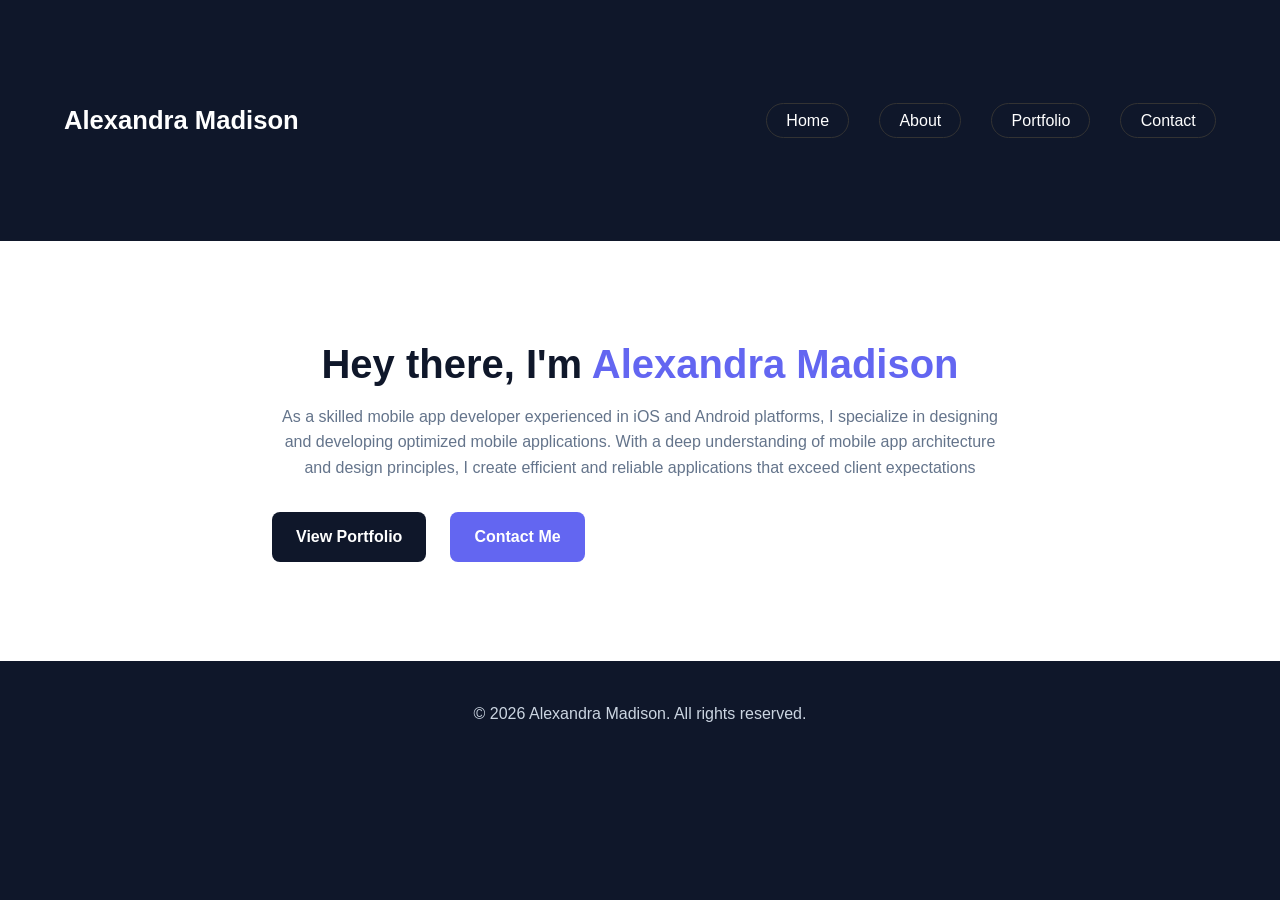
<file: index.html>
<!DOCTYPE html>
<html lang="en">
<head>
    <meta charset="UTF-8">
    <meta name="viewport" content="width=device-width, initial-scale=1.0">
    <title>Portfolio | Home</title>
    <link rel="stylesheet" href="css/style.css">
</head>
<body>
  <div class="grid-container">
  <header>
    <nav class="navbar">
       <a href="index.html" class="logo">Alexandra Madison</a>
          <input type="checkbox" id="menu-toggle" class="menu-toggle-input">
            <label for="menu-toggle" class="menu-toggle" aria-label="Toggle navigation menu">
              <span></span>
              <span></span>
              <span></span>
            </label>
        <ul class="nav-links">
            <li>
              <a href="index.html">Home</a>
            </li>
            <li>
              <a href="about.html">About</a>
            </li>
            <li>
              <a href="portfolio.html">Portfolio</a>
            </li>
            <li>
              <a href="contact.html">Contact</a>
            </li>
        </ul>
    </nav>
  </header>
  <main>
    <section class="hero">
      <h1>Hey there, I'm <span class="highlight">Alexandra Madison</span></h1>
      <p>As a skilled mobile app developer experienced in iOS and Android platforms, I specialize in designing and developing optimized mobile applications. 
        With a deep understanding of mobile app architecture and design principles, I create efficient and reliable applications that exceed client expectations</p>
        <div class="hero-btn">
         <a href="portfolio.html" class="btn primary-btn">View Portfolio</a>
         <a href="contact.html" class="btn secondary-btn">Contact Me</a>
        </div>
    </section>
  </main>

  <footer>
     <p>&copy; 2026 Alexandra Madison. All rights reserved.</p>
  </footer>

  <script src="js/main.js"></script>
  </div>
</body>
</html>
</file>
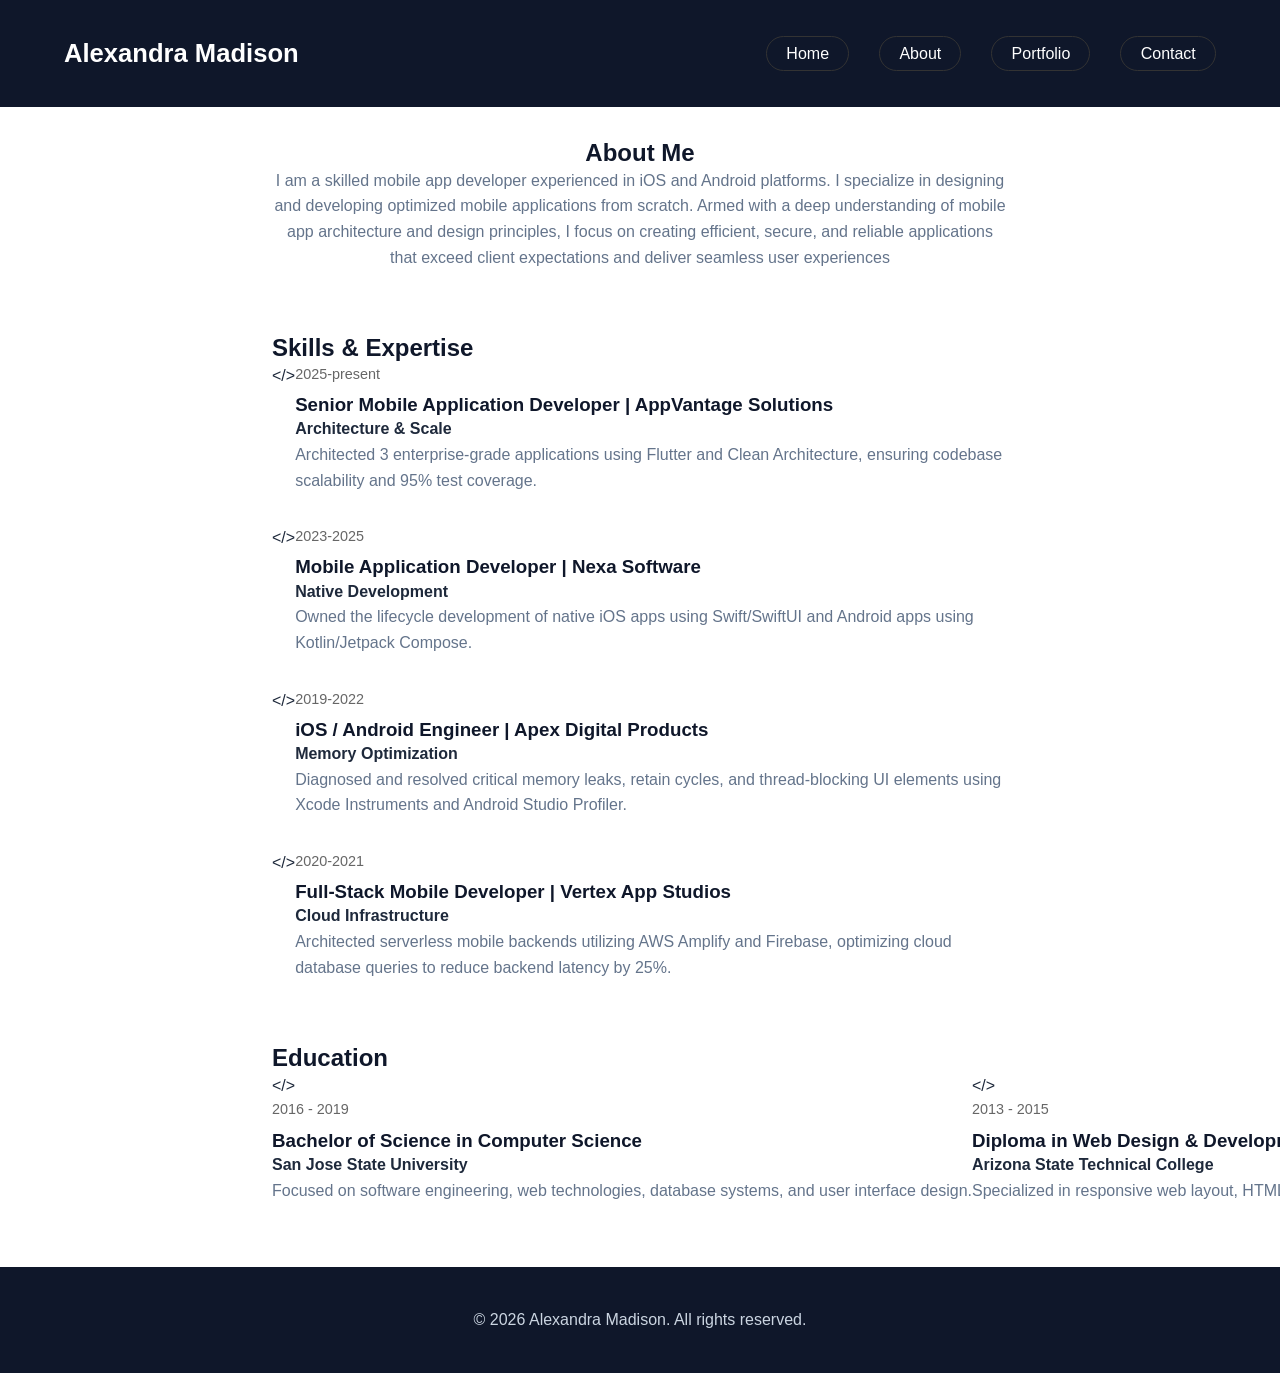
<file: about.html>
<!DOCTYPE html>
<html lang="en">
<head>
    <meta charset="UTF-8">
    <meta name="viewport" content="width=device-width, initial-scale=1.0">
    <title>Portfolio | About </title>
    <link rel="stylesheet" href="css/style.css">
</head>
<body>
<div class="grid-container">
  <!--Navigaiton Bar-->
    <header>
        <nav class="navbar">
          <div class="logo">
            <a href="index.html">Alexandra Madison</a>
          </div>
          <input type="checkbox" id="menu-toggle" class="menu-toggle-input">
            <label for="menu-toggle" class="menu-toggle" aria-label="Toggle navigation menu">
              <span></span>
              <span></span>
              <span></span>
            </label>

          <ul class="nav-links">
            <li><a href="index.html">Home</a></li>
            <li><a href="about.html" class="active">About</a></li>
            <li><a href="portfolio.html">Portfolio</a></li>
            <li><a href="contact.html">Contact</a></li>
          </ul>
        </nav>
    </header>

    <main>
        <section class ="about-bio">
          <h1>About Me</h1>
          <p>I am a skilled mobile app developer experienced in iOS and Android platforms.
           I specialize in designing and developing optimized mobile applications from scratch.
           Armed with a deep understanding of mobile app architecture and design principles, I focus on creating efficient, secure, and reliable applications that exceed client expectations and deliver seamless user experiences</p>  
        </section>

      <!--Skills Section-->
      <section class="skills-expertise-section">
        
         <h2>Skills & Expertise</h2>
         
         <div class="timeline">
         <div class="timeline-item">&lt;/&gt;</div>
         <div class="timeline-content">
           <span class ="timeline-date"> 2025-present</span>
           <h3>Senior Mobile Application Developer | AppVantage Solutions</h3>
           <h4>Architecture & Scale</h4>
           <p>Architected 3 enterprise-grade applications using Flutter and Clean Architecture, ensuring codebase scalability and 95% test coverage.</p>
          </div>
         </div>

         <div class="timeline">
         <div class="timeline-item">&lt;/&gt;</div>
         <div class="timeline-content">
           <span class ="timeline-date"> 2023-2025</span>
           <h3>Mobile Application Developer | Nexa Software</h3>
           <h4>Native Development</h4>
           <p>Owned the lifecycle development of native iOS apps using Swift/SwiftUI and Android apps using Kotlin/Jetpack Compose.</p>
          </div>
         </div>

         <div class="timeline">
         <div class="timeline-item">&lt;/&gt;</div>
         <div class="timeline-content">
           <span class ="timeline-date"> 2019-2022</span>
           <h3>iOS / Android Engineer | Apex Digital Products</h3>
           <h4>Memory Optimization</h4>
           <p>Diagnosed and resolved critical memory leaks, retain cycles, and thread-blocking UI elements using Xcode Instruments and Android Studio Profiler.</p>
          </div>
         </div>

          <div class="timeline">
         <div class="timeline-item">&lt;/&gt;</div>
         <div class="timeline-content">
           <span class ="timeline-date"> 2020-2021</span>
           <h3>Full-Stack Mobile Developer | Vertex App Studios</h3>
           <h4>Cloud Infrastructure</h4>
           <p>Architected serverless mobile backends utilizing AWS Amplify and Firebase, optimizing cloud database queries to reduce backend latency by 25%.</p>
          </div>
         </div>

        </section>

        <section class="education-section">
    <h2>Education</h2>
    
    <div class="timeline">
        <div class="timeline-item">
            <div class="timeline-icon">&lt;/&gt;</div>
            <div class="timeline-content">
                <span class="timeline-date">2016 - 2019</span>
                <h3>Bachelor of Science in Computer Science</h3>
                <h4>San Jose State University</h4>
                <p>Focused on software engineering, web technologies, database systems, and user interface design.</p>
            </div>
        </div>

        <div class="timeline-item">
            <div class="timeline-icon">&lt;/&gt;</div>
            <div class="timeline-content">
                <span class="timeline-date">2013 - 2015</span>
                <h3>Diploma in Web Design & Development</h3>
                <h4>Arizona State Technical College</h4>
                <p>Specialized in responsive web layout, HTML5/CSS3 standards, and modern frontend frameworks.</p>
            </div>
        </div>
    </div>
</section>
    </main>
  <footer>
    <p>&copy; 2026 Alexandra Madison. All rights reserved.</p>
  </footer>
 
  <script src="js/main.js"></script>
</div>
</body>
</html>
</file>
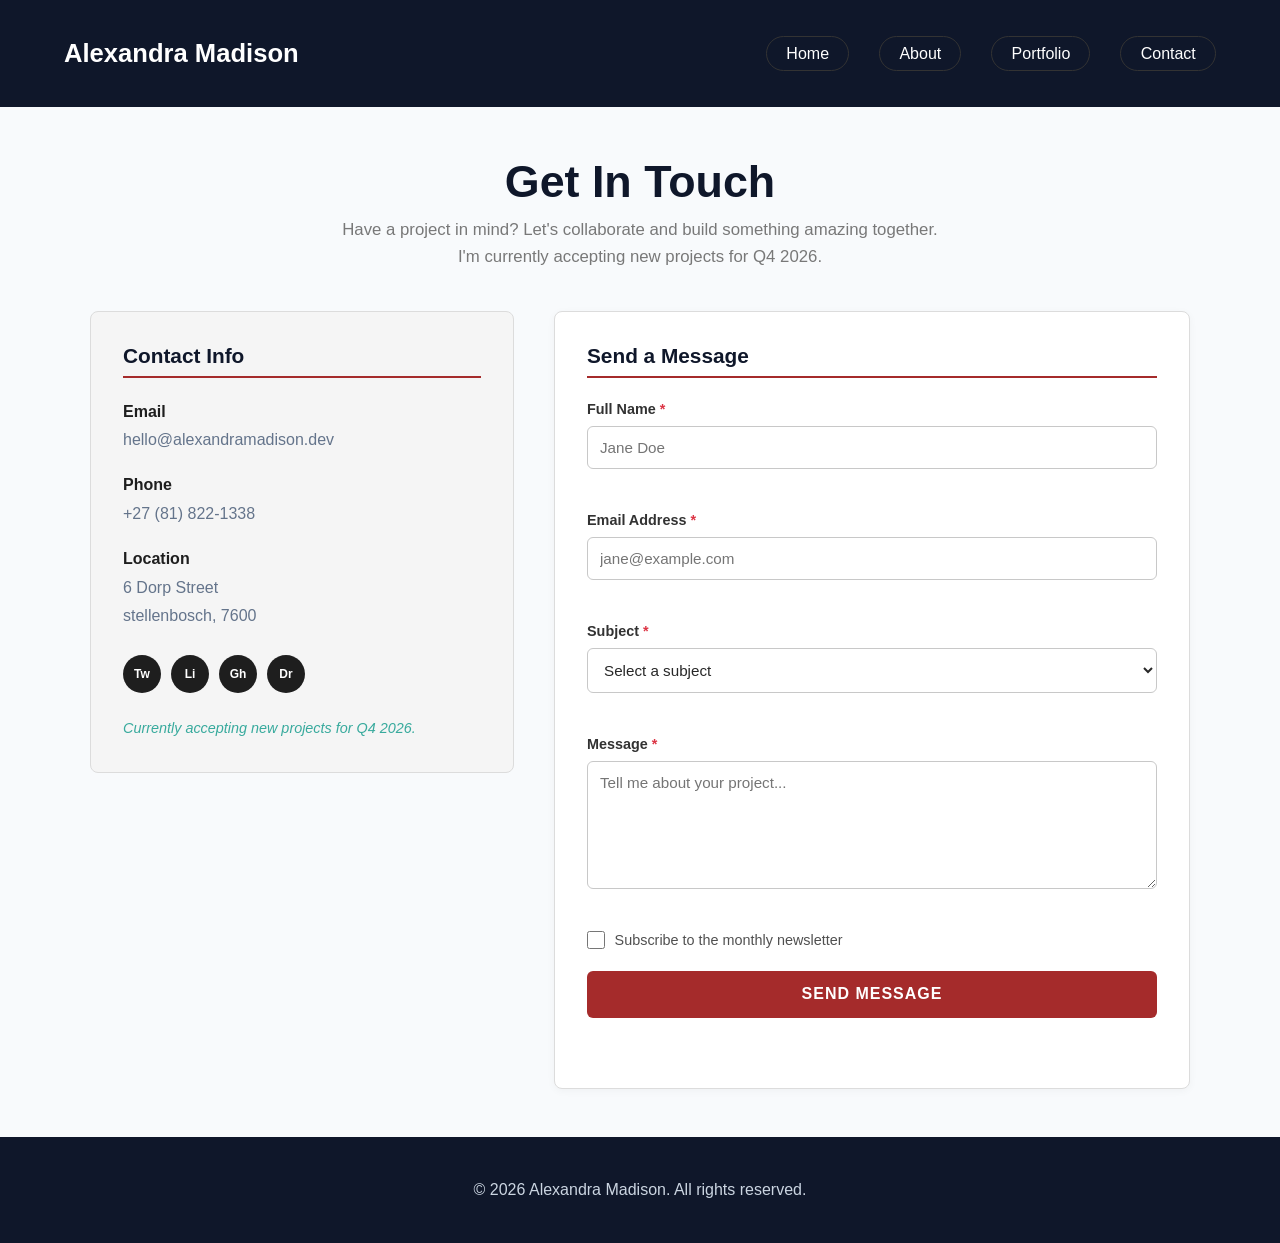
<file: Contact P.html>
<!DOCTYPE html>
<html lang="en">
<head>
    <meta charset="UTF-8">
    <meta name="viewport" content="width=device-width, initial-scale=1.0">
    <title>Portfolio | Contact</title>
    <link rel="stylesheet" href="css/style.css">
    
    <style>
      /* ---------- Contact Page Layout ---------- */
      .contact-hero {
        text-align: center;
        padding: 3rem 1rem 1.5rem;
      }
      .contact-hero h1 {
        font-size: clamp(1.8rem, 4vw, 2.8rem);
        margin-bottom: 0.5rem;
      }
      .contact-hero p {
        color: rgb(120, 120, 120);
        font-size: 1.05rem;
        max-width: 600px;
        margin: 0 auto;
      }

      .contact-section {
        padding: 1rem 2rem 3rem;
      }

      .contact-container {
        display: grid;
        grid-template-columns: 1fr 1.5fr;
        gap: 2.5rem;
        max-width: 1100px;
        margin: 0 auto;
        align-items: start;
      }

      /* Contact Info Card */
      .contact-info {
        background: rgb(245, 245, 245);
        border-radius: 8px;
        padding: 2rem;
        border: 1px solid rgb(220, 220, 220);
      }
      .contact-info h2 {
        font-size: 1.3rem;
        margin-bottom: 1.2rem;
        padding-bottom: 0.5rem;
        border-bottom: 2px solid rgb(165, 43, 43);
      }
      .contact-info address {
        font-style: normal;
        line-height: 1.8;
        color: rgb(60, 60, 60);
      }
      .contact-info address p {
        margin-bottom: 1rem;
      }
      .contact-info strong {
        color: rgb(30, 30, 30);
      }
      .social-links {
        display: flex;
        gap: 10px;
        margin-top: 1.5rem;
      }
      .social-links a {
        display: inline-flex;
        align-items: center;
        justify-content: center;
        width: 38px;
        height: 38px;
        background: rgb(30, 30, 30);
        color: #fff;
        text-decoration: none;
        border-radius: 50%;
        font-size: 0.75rem;
        font-weight: bold;
        transition: background 0.3s ease, transform 0.2s ease;
      }
      .social-links a:hover {
        background: rgb(165, 43, 43);
        transform: scale(1.1);
      }
      .availability {
        margin-top: 1.5rem;
        font-size: 0.9rem;
        color: rgb(56, 170, 157);
        font-style: italic;
      }

      /* Contact Form */
      .contact-form-wrapper {
        background: #fff;
        border-radius: 8px;
        padding: 2rem;
        border: 1px solid rgb(220, 220, 220);
        box-shadow: 0 2px 8px rgba(0,0,0,0.04);
      }
      .contact-form-wrapper h2 {
        font-size: 1.3rem;
        margin-bottom: 1.2rem;
        padding-bottom: 0.5rem;
        border-bottom: 2px solid rgb(165, 43, 43);
      }

      .form-group {
        margin-bottom: 1.2rem;
        display: flex;
        flex-direction: column;
      }
      .form-group label {
        font-size: 0.9rem;
        margin-bottom: 0.35rem;
        color: rgb(50, 50, 50);
        font-weight: 600;
      }
      .form-group label span {
        color: rgb(220, 53, 69);
      }
      .form-group input[type="text"],
      .form-group input[type="email"],
      .form-group select,
      .form-group textarea {
        padding: 0.75rem;
        background: #fff;
        border: 1px solid rgb(200, 200, 200);
        border-radius: 6px;
        color: rgb(40, 40, 40);
        font-family: inherit;
        font-size: 0.95rem;
        transition: border-color 0.3s ease, box-shadow 0.3s ease;
      }
      .form-group input:focus,
      .form-group select:focus,
      .form-group textarea:focus {
        outline: none;
        border-color: rgb(165, 43, 43);
        box-shadow: 0 0 0 3px rgba(165, 43, 43, 0.15);
      }
      .form-group textarea {
        resize: vertical;
        min-height: 120px;
      }
      .form-group select {
        cursor: pointer;
      }
      .checkbox-group {
        flex-direction: row;
        align-items: center;
        gap: 0.6rem;
      }
      .checkbox-group input[type="checkbox"] {
        width: 18px;
        height: 18px;
        accent-color: rgb(165, 43, 43);
        cursor: pointer;
      }
      .checkbox-group label {
        margin-bottom: 0;
        font-weight: 400;
        font-size: 0.9rem;
        color: rgb(80, 80, 80);
        cursor: pointer;
      }

      .submit-btn {
        width: 100%;
        padding: 0.9rem;
        background: rgb(165, 43, 43);
        color: #fff;
        border: none;
        border-radius: 6px;
        font-size: 1rem;
        font-weight: 600;
        text-transform: uppercase;
        letter-spacing: 1px;
        cursor: pointer;
        transition: background 0.3s ease, transform 0.2s ease, box-shadow 0.3s ease;
      }
      .submit-btn:hover {
        background: rgb(140, 35, 35);
        transform: translateY(-2px);
        box-shadow: 0 4px 12px rgba(165, 43, 43, 0.35);
      }
      .submit-btn:active {
        transform: translateY(0);
      }

      .error-message {
        font-size: 0.8rem;
        color: rgb(220, 53, 69);
        margin-top: 0.3rem;
        min-height: 1.2em;
        display: block;
      }
      .input-error {
        border-color: rgb(220, 53, 69) !important;
        box-shadow: 0 0 0 3px rgba(220, 53, 69, 0.2) !important;
      }
      .form-status {
        text-align: center;
        margin-top: 1rem;
        font-size: 0.95rem;
        min-height: 1.5em;
      }
      .form-status.success { color: rgb(40, 167, 69); }
      .form-status.error   { color: rgb(220, 53, 69); }

      /* ---------- Responsive ---------- */
      @media (max-width: 768px) {
        .contact-container {
          grid-template-columns: 1fr;
          gap: 1.5rem;
        }
        .contact-section {
          padding: 1rem;
        }
        .contact-info,
        .contact-form-wrapper {
          padding: 1.5rem;
        }
      }
    </style>
</head>
<body>

  <!-- Navigation -->
  <header>
    <nav class="navbar">
      <div class="logo"><a href="index.html">Alexandra Madison</a></div>
        <input type="checkbox" id="menu-toggle" class="menu-toggle-input">
          <label for="menu-toggle" class="menu-toggle" aria-label="Toggle navigation menu">
            <span></span>
            <span></span>
            <span></span>
          </label>

      <ul class="nav-links">
        <li><a href="index.html">Home</a></li>
        <li><a href="about.html">About</a></li>
        <li><a href="portfolio.html">Portfolio</a></li>
        <li><a href="Contact P.html" class="active">Contact</a></li>
      </ul>
    </nav>
  </header>

  <main>
    <!-- Hero Intro -->
    <section class="contact-hero">
      <h1>Get In Touch</h1>
      <p>Have a project in mind? Let's collaborate and build something amazing together. I'm currently accepting new projects for Q4 2026.</p>
    </section>

    <!-- Contact Content -->
    <section class="contact-section">
      <div class="contact-container">

        <!-- Contact Info -->
        <aside class="contact-info">
          <h2>Contact Info</h2>
          <address>
            <p><strong>Email</strong><br>hello@alexandramadison.dev</p>
            <p><strong>Phone</strong><br>+27 (81) 822-1338</p>
            <p><strong>Location</strong><br>6 Dorp Street<br>stellenbosch, 7600</p>
          </address>

          <div class="social-links">
            <a href="#" aria-label="Twitter">Tw</a>
            <a href="#" aria-label="LinkedIn">Li</a>
            <a href="#" aria-label="GitHub">Gh</a>
            <a href="#" aria-label="Dribbble">Dr</a>
          </div>

          <p class="availability">Currently accepting new projects for Q4 2026.</p>
        </aside>

        <!-- Contact Form -->
        <div class="contact-form-wrapper">
          <h2>Send a Message</h2>
          <form id="contactForm" action="#" method="post" novalidate>

            <div class="form-group">
              <label for="fullName">Full Name <span aria-label="required">*</span></label>
              <input type="text" id="fullName" name="fullName" placeholder="Jane Doe" required>
              <span class="error-message" id="nameError"></span>
            </div>

            <div class="form-group">
              <label for="email">Email Address <span aria-label="required">*</span></label>
              <input type="email" id="email" name="email" placeholder="jane@example.com" required>
              <span class="error-message" id="emailError"></span>
            </div>

            <div class="form-group">
              <label for="subject">Subject <span aria-label="required">*</span></label>
              <select id="subject" name="subject" required>
                <option value="" disabled selected>Select a subject</option>
                <option value="project">Project Inquiry</option>
                <option value="freelance">Freelance Opportunity</option>
                <option value="collab">Collaboration</option>
                <option value="other">Other</option>
              </select>
              <span class="error-message" id="subjectError"></span>
            </div>

            <div class="form-group">
              <label for="message">Message <span aria-label="required">*</span></label>
              <textarea id="message" name="message" rows="6" placeholder="Tell me about your project..." required></textarea>
              <span class="error-message" id="messageError"></span>
            </div>

            <div class="form-group checkbox-group">
              <input type="checkbox" id="newsletter" name="newsletter">
              <label for="newsletter">Subscribe to the monthly newsletter</label>
            </div>

            <button type="submit" class="submit-btn">Send Message</button>
            <p id="formStatus" class="form-status" role="status" aria-live="polite"></p>
          </form>
        </div>

      </div>
    </section>
  </main>

  <footer>
    <p>&copy; 2026 Alexandra Madison. All rights reserved.</p>
  </footer>

  <script src="js/main.js"></script>
  <!-- Contact Form Validation -->
  <script>
    (function() {
      const form = document.getElementById('contactForm');
      if (!form) return;

      const fields = {
        fullName: {
          el: document.getElementById('fullName'),
          err: document.getElementById('nameError'),
          validate: v => {
            if (!v.trim()) return 'Full name is required.';
            if (v.trim().length < 2) return 'Name must be at least 2 characters.';
            if (!/^[a-zA-Z\s'-]+$/.test(v.trim())) return 'Name contains invalid characters.';
            return '';
          }
        },
        email: {
          el: document.getElementById('email'),
          err: document.getElementById('emailError'),
          validate: v => {
            if (!v.trim()) return 'Email address is required.';
            if (!/^[^\s@]+@[^\s@]+\.[^\s@]+$/.test(v.trim())) return 'Please enter a valid email address.';
            return '';
          }
        },
        subject: {
          el: document.getElementById('subject'),
          err: document.getElementById('subjectError'),
          validate: v => v ? '' : 'Please select a subject.'
        },
        message: {
          el: document.getElementById('message'),
          err: document.getElementById('messageError'),
          validate: v => {
            if (!v.trim()) return 'Message is required.';
            if (v.trim().length < 10) return 'Message must be at least 10 characters.';
            if (v.trim().length > 1000) return 'Message must be under 1000 characters.';
            return '';
          }
        }
      };

      function showError(key, msg) {
        fields[key].err.textContent = msg;
        fields[key].el.classList.add('input-error');
      }
      function clearError(key) {
        fields[key].err.textContent = '';
        fields[key].el.classList.remove('input-error');
      }
      function clearAll() {
        Object.keys(fields).forEach(k => clearError(k));
      }

      Object.keys(fields).forEach(key => {
        fields[key].el.addEventListener('blur', () => {
          const msg = fields[key].validate(fields[key].el.value);
          msg ? showError(key, msg) : clearError(key);
        });
        fields[key].el.addEventListener('input', () => clearError(key));
      });

      form.addEventListener('submit', function(e) {
        e.preventDefault();
        clearAll();
        let isValid = true;
        Object.keys(fields).forEach(key => {
          const msg = fields[key].validate(fields[key].el.value);
          if (msg) { showError(key, msg); isValid = false; }
        });

        const status = document.getElementById('formStatus');
        if (isValid) {
          status.textContent = 'Thank you! Your message has been sent successfully.';
          status.className = 'form-status success';
          form.reset();
          setTimeout(() => { status.textContent = ''; status.className = 'form-status'; }, 5000);
        } else {
          status.textContent = 'Please fix the errors above and try again.';
          status.className = 'form-status error';
        }
      });
    })();
  </script>
</body>
</html>
</file>
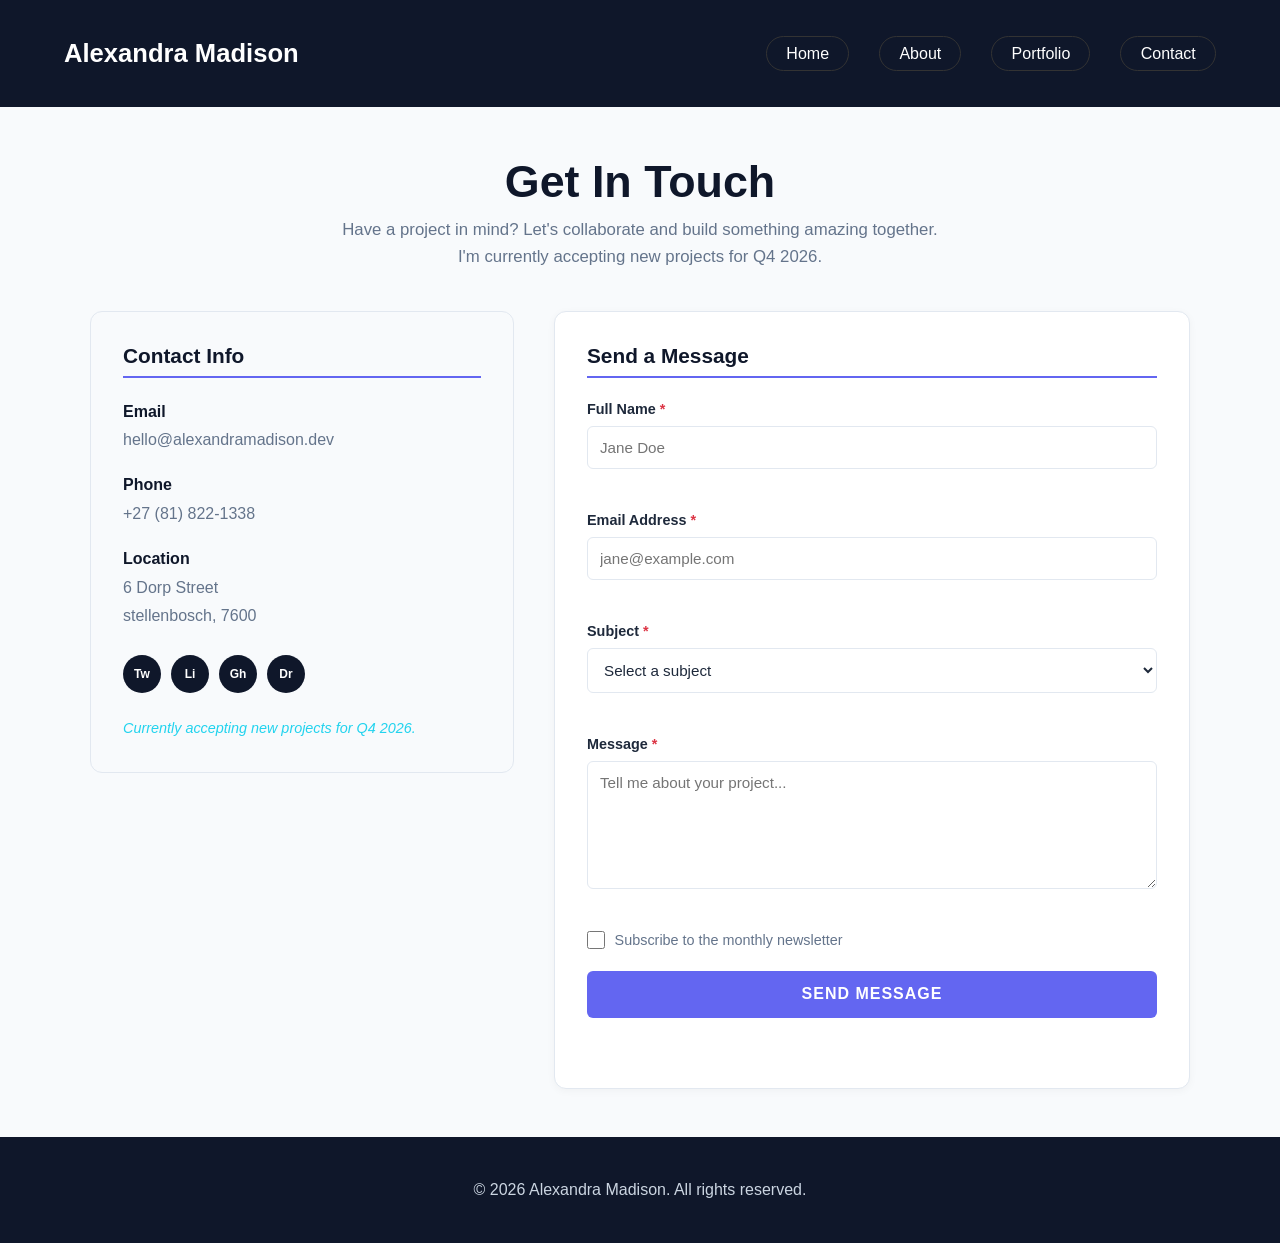
<file: contact.html>
<!DOCTYPE html>
<html lang="en">
<head>
    <meta charset="UTF-8">
    <meta name="viewport" content="width=device-width, initial-scale=1.0">
    <title>Portfolio | Contact</title>
    <link rel="stylesheet" href="css/style.css">
</head>
<body>

  <!-- Navigation -->
  <header>
    <nav class="navbar">
      <div class="logo"><a href="index.html">Alexandra Madison</a></div>
        <input type="checkbox" id="menu-toggle" class="menu-toggle-input">
          <label for="menu-toggle" class="menu-toggle" aria-label="Toggle navigation menu">
            <span></span>
            <span></span>
            <span></span>
          </label>

      <ul class="nav-links">
        <li><a href="index.html">Home</a></li>
        <li><a href="about.html">About</a></li>
        <li><a href="portfolio.html">Portfolio</a></li>
        <li><a href="contact.html" class="active">Contact</a></li>
      </ul>
    </nav>
  </header>

  <main>
    <!-- Hero Intro -->
    <section class="contact-hero">
      <h1>Get In Touch</h1>
      <p>Have a project in mind? Let's collaborate and build something amazing together. I'm currently accepting new projects for Q4 2026.</p>
    </section>

    <!-- Contact Content -->
    <section class="contact-section">
      <div class="contact-container">

        <!-- Contact Info -->
        <aside class="contact-info">
          <h2>Contact Info</h2>
          <address>
            <p><strong>Email</strong><br>hello@alexandramadison.dev</p>
            <p><strong>Phone</strong><br>+27 (81) 822-1338</p>
            <p><strong>Location</strong><br>6 Dorp Street<br>stellenbosch, 7600</p>
          </address>

          <div class="social-links">
            <a href="#" aria-label="Twitter">Tw</a>
            <a href="#" aria-label="LinkedIn">Li</a>
            <a href="#" aria-label="GitHub">Gh</a>
            <a href="#" aria-label="Dribbble">Dr</a>
          </div>

          <p class="availability">Currently accepting new projects for Q4 2026.</p>
        </aside>

        <!-- Contact Form -->
        <div class="contact-form-wrapper">
          <h2>Send a Message</h2>
          <form id="contactForm" action="#" method="post" novalidate>

            <div class="form-group">
              <label for="fullName">Full Name <span aria-label="required">*</span></label>
              <input type="text" id="fullName" name="fullName" placeholder="Jane Doe" required>
              <span class="error-message" id="nameError"></span>
            </div>

            <div class="form-group">
              <label for="email">Email Address <span aria-label="required">*</span></label>
              <input type="email" id="email" name="email" placeholder="jane@example.com" required>
              <span class="error-message" id="emailError"></span>
            </div>

            <div class="form-group">
              <label for="subject">Subject <span aria-label="required">*</span></label>
              <select id="subject" name="subject" required>
                <option value="" disabled selected>Select a subject</option>
                <option value="project">Project Inquiry</option>
                <option value="freelance">Freelance Opportunity</option>
                <option value="collab">Collaboration</option>
                <option value="other">Other</option>
              </select>
              <span class="error-message" id="subjectError"></span>
            </div>

            <div class="form-group">
              <label for="message">Message <span aria-label="required">*</span></label>
              <textarea id="message" name="message" rows="6" placeholder="Tell me about your project..." required></textarea>
              <span class="error-message" id="messageError"></span>
            </div>

            <div class="form-group checkbox-group">
              <input type="checkbox" id="newsletter" name="newsletter">
              <label for="newsletter">Subscribe to the monthly newsletter</label>
            </div>

            <button type="submit" class="submit-btn">Send Message</button>
            <p id="formStatus" class="form-status" role="status" aria-live="polite"></p>
          </form>
        </div>

      </div>
    </section>
  </main>

  <footer>
    <p>&copy; 2026 Alexandra Madison. All rights reserved.</p>
  </footer>

  <script src="js/main.js"></script>
  <!-- Contact Form Validation -->
  <script>
    (function() {
      const form = document.getElementById('contactForm');
      if (!form) return;

      const fields = {
        fullName: {
          el: document.getElementById('fullName'),
          err: document.getElementById('nameError'),
          validate: v => {
            if (!v.trim()) return 'Full name is required.';
            if (v.trim().length < 2) return 'Name must be at least 2 characters.';
            if (!/^[a-zA-Z\s'-]+$/.test(v.trim())) return 'Name contains invalid characters.';
            return '';
          }
        },
        email: {
          el: document.getElementById('email'),
          err: document.getElementById('emailError'),
          validate: v => {
            if (!v.trim()) return 'Email address is required.';
            if (!/^[^\s@]+@[^\s@]+\.[^\s@]+$/.test(v.trim())) return 'Please enter a valid email address.';
            return '';
          }
        },
        subject: {
          el: document.getElementById('subject'),
          err: document.getElementById('subjectError'),
          validate: v => v ? '' : 'Please select a subject.'
        },
        message: {
          el: document.getElementById('message'),
          err: document.getElementById('messageError'),
          validate: v => {
            if (!v.trim()) return 'Message is required.';
            if (v.trim().length < 10) return 'Message must be at least 10 characters.';
            if (v.trim().length > 1000) return 'Message must be under 1000 characters.';
            return '';
          }
        }
      };

      function showError(key, msg) {
        fields[key].err.textContent = msg;
        fields[key].el.classList.add('input-error');
      }
      function clearError(key) {
        fields[key].err.textContent = '';
        fields[key].el.classList.remove('input-error');
      }
      function clearAll() {
        Object.keys(fields).forEach(k => clearError(k));
      }

      Object.keys(fields).forEach(key => {
        fields[key].el.addEventListener('blur', () => {
          const msg = fields[key].validate(fields[key].el.value);
          msg ? showError(key, msg) : clearError(key);
        });
        fields[key].el.addEventListener('input', () => clearError(key));
      });

      form.addEventListener('submit', function(e) {
        e.preventDefault();
        clearAll();
        let isValid = true;
        Object.keys(fields).forEach(key => {
          const msg = fields[key].validate(fields[key].el.value);
          if (msg) { showError(key, msg); isValid = false; }
        });

        const status = document.getElementById('formStatus');
        if (isValid) {
          status.textContent = 'Thank you! Your message has been sent successfully.';
          status.className = 'form-status success';
          form.reset();
          setTimeout(() => { status.textContent = ''; status.className = 'form-status'; }, 5000);
        } else {
          status.textContent = 'Please fix the errors above and try again.';
          status.className = 'form-status error';
        }
      });
    })();
  </script>
</body>
</html>
</file>
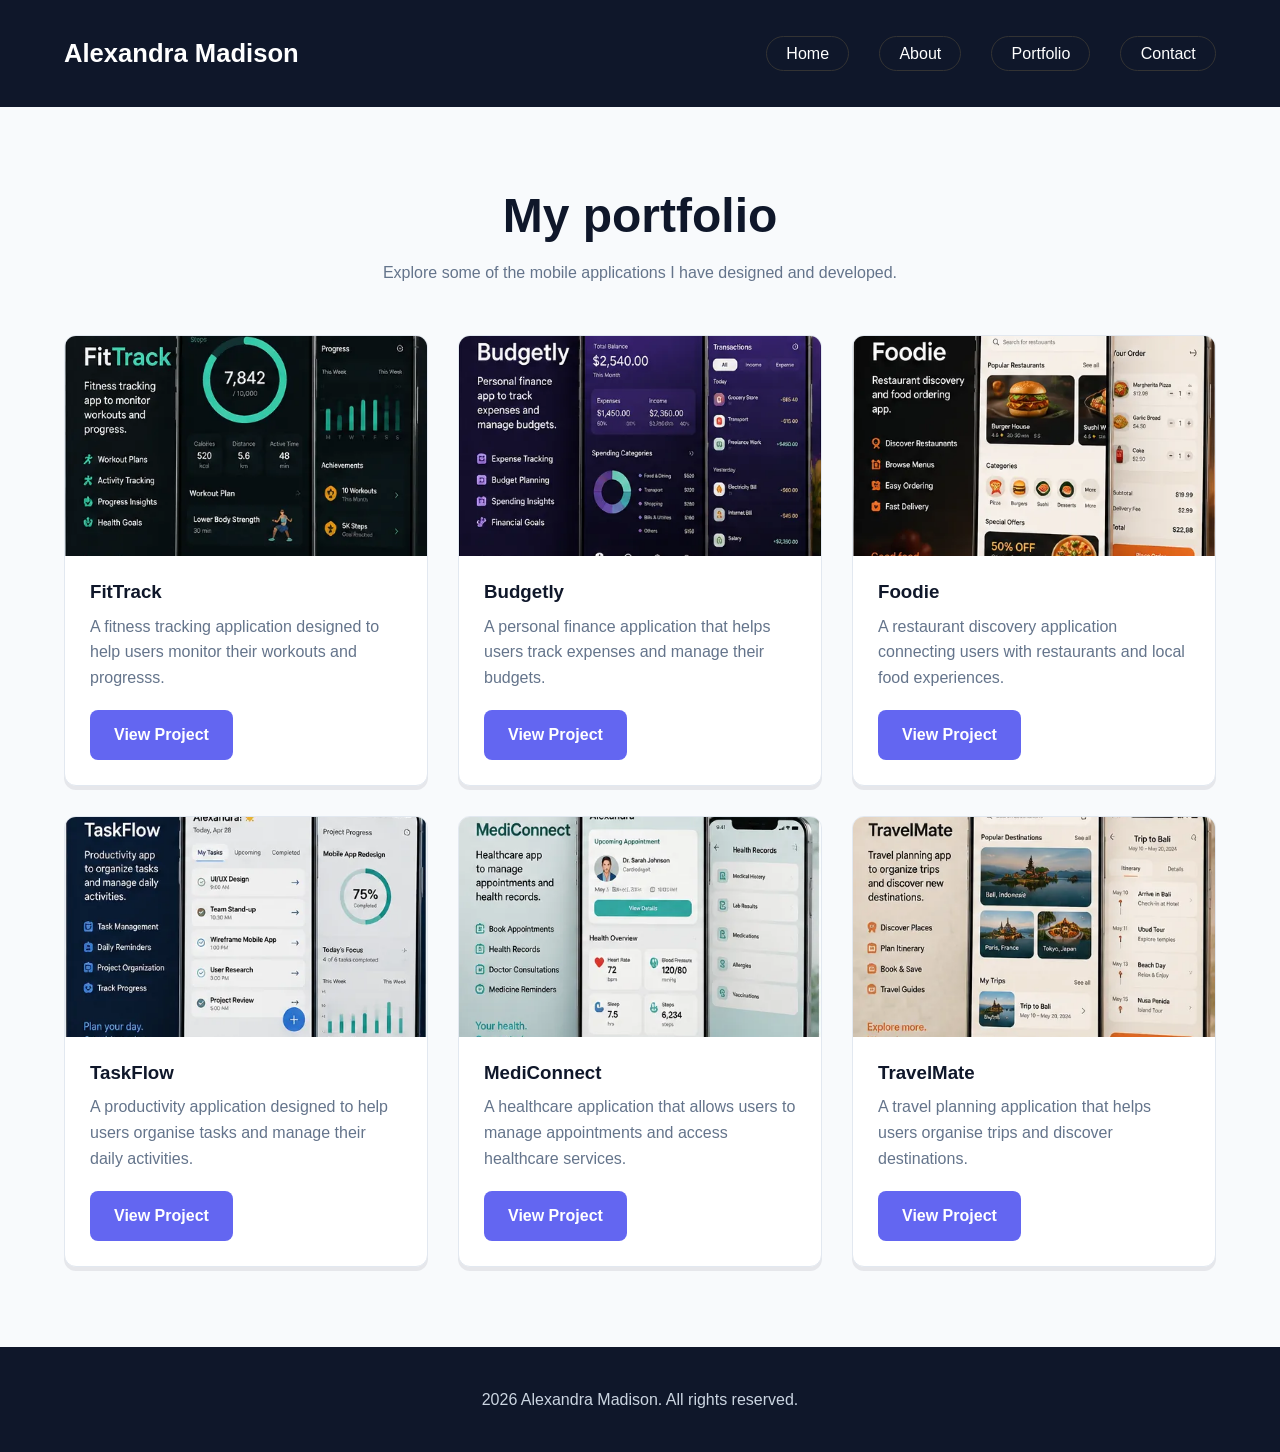
<file: portfolio.html>
<!DOCTYPE html>
<html lang="en">
<head>
    <meta charset="UTF-8">
    <meta name="viewport" content="width=device-width, initial-scale=1.0">
    <title>Portfolio | Projects</title>
    <link rel="stylesheet" href="css/style.css">
</head>
<body>
<div class="grid-container">
  <header>
    <nav class="navbar">
       <a href="index.html" class="logo">Alexandra Madison</a>
        <input type="checkbox" id="menu-toggle" class="menu-toggle-input">
            <label for="menu-toggle" class="menu-toggle" aria-label="Toggle navigation menu">
              <span></span>
              <span></span>
              <span></span>
            </label>

        <ul class="nav-links">
            <li>
              <a href="index.html">Home</a>
            </li>
            <li>
              <a href="about.html">About</a>
            </li>
            <li>
              <a href="portfolio.html">Portfolio</a>
            </li>
            <li>
              <a href="contact.html">Contact</a>
            </li>
        </ul>
    </nav>
  </header>
    <main>
        <section class="portfolio">

            <div class="container">

                <div class="section-heading">

                    <h1>My portfolio</h1>
                    <p>
                        Explore some of the mobile applications I have designed and developed.
                    </p>

                </div>

                <div class="projects">

                    <article class="project-card">

                        <div class="project-image">
                            <img src="images/FitTrack.webp" alt="FitTrack mobile application">
                        </div>

                        <div class="project-content">
                            <h3>FitTrack</h3>
                            <p>
                                A fitness tracking application designed to help users monitor their workouts and progresss.
                            </p>
                            <a href="#" class="btn">
                                View Project
                            </a>
                        </div>
                    </article>

                    <article class="project-card">

                        <div class="project-image">
                            <img src="images/Budgetly.webp" alt="Budgetly mobile application">
                        </div>

                        <div class="project-content">
                            <h3>Budgetly</h3>
                            <p>
                                A personal finance application that helps users track expenses and manage their budgets.
                            </p>
                            <a href="#" class="btn">
                                View Project
                            </a>
                        </div>
                    </article>

                     <article class="project-card">

                        <div class="project-image">
                            <img src="images/Foodie.webp" alt="Foodie mobile application">
                        </div>

                        <div class="project-content">
                            <h3>Foodie</h3>
                            <p>
                                A restaurant discovery application connecting users with restaurants and local food experiences.
                            </p>
                            <a href="#" class="btn">
                                View Project
                            </a>
                        </div>
                    </article>

                     <article class="project-card">

                        <div class="project-image">
                            <img src="images/TaskFlow.webp" alt="TaskFlow mobile application">
                        </div>

                        <div class="project-content">
                            <h3>TaskFlow</h3>
                            <p>
                                A productivity application designed to help users organise tasks and manage their daily activities.
                            </p>
                            <a href="#" class="btn">
                                View Project
                            </a>
                        </div>
                    </article>

                     <article class="project-card">

                        <div class="project-image">
                            <img src="images/MediConnect.webp" alt="MediConnect mobile application">
                        </div>

                        <div class="project-content">
                            <h3>MediConnect</h3>
                            <p>
                                A healthcare application that allows users to manage appointments and access healthcare services.
                            </p>
                            <a href="#" class="btn">
                                View Project
                            </a>
                        </div>
                    </article>

                     <article class="project-card">

                        <div class="project-image">
                            <img src="images/TravelMate.webp" alt="TravelMate mobile application">
                        </div>

                        <div class="project-content">
                            <h3>TravelMate</h3>
                            <p>
                                A travel planning application that helps users organise trips and discover destinations.
                            </p>
                            <a href="#" class="btn">
                                View Project
                            </a>
                        </div>
                    </article>
                </div>
            </div>
        </section>
    </main>

  <footer>
    <div class="container">
        <p>
            2026 Alexandra Madison.
            All rights reserved.
        </p>
    </div>
</footer>

  <script src="js/main.js"></script>
</div>
</body>
</html>
</file>
<file: css/style.css>
/*
GLOBAL RESET
*/
* {
    margin: 0;
    padding: 0;
    box-sizing: border-box; 
}

html {
    scroll-behavior: smooth;
}

body {
    font-family: Arial, Helvetica, sans-serif;
    background-color: #f8fafc;
    color: #1e293b;
    line-height: 1.6;
    padding: 0;
}

/*
DESIGN VARIABLES 
*/
:root {
    --primary: #0f172a;
    --secondary: #6366f1;
    --accent: #22d3ee;

    --background: #f8fafc;
    --white: #ffffff;

    --text: #1e293b;
    --text-light: #64748b;

    --border: #e2e8f0;

    --max-width: 1200px;
    --radius: 12px;

    --transition: all 0.3s ease;

    --error: #dc3545;
    --success: #28a745;
}

/*
GENERAL STYLES
*/
.container {
    width: 90%;
    max-width: var(--max-width);
    margin: 0 auto;
}

section {
    padding: 40px 0;
}

h1,
h2,
h3 {
    color: var(--primary);
    line-height: 1.2;
}

p {
    color:var(--text-light)
}

a {
    text-decoration: none;
    color: inherit;
}

img {
    max-width: 100%;
    display: block;
}



/*
Container
*/
.grid-container {
    display: grid;
    grid-template-columns: minmax(0, 1fr);
    grid-template-rows: auto auto auto;
    grid-template-areas:
        "header"
        "hero-sec"
        "footer";
    min-height: 100vh;
    background-color: #fff;
}

main {
    grid-area: hero-sec;
    width: 100%;
    display: flex;
    flex-direction: column;
    align-items: center;
    justify-content: center;
}


/*
NAVIGATION BAR
*/
header {
    background-color: var(--primary);
    position: sticky;
    top: 0;
    z-index: 1000;
    grid-area: header;
    display: flex;
    flex-direction: column;
    align-items: center;
    justify-content: center;
    padding: 1rem 0;
}


.navbar {
    position: relative;
    width: 90%;
    max-width: var(--max-width);
    min-height: 75px;
    margin: 0 auto;
    display: flex;
    align-items: center;
    justify-content: space-between;
}

.logo {
    font-size: 1.6rem;
    font-weight: bold;
    color: var(--white);
}

.logo span {
    color: var(--accent);
}

.nav-links {
    list-style: none;
    margin: 0;
    padding: 0;
    position: absolute;
    top: 100%;
    left: 0;
    width: 100%;
    display: flex;
    flex-direction: column;
    gap: 15px;
    background-color: var(--primary);
    max-height: 0;
    overflow: hidden;
    transition: max-height 0.3s ease;
}

.menu-toggle-input:checked ~ .nav-links {
    max-height: 400px;
    padding: 10px 0;
}

.nav-links a {
    color: var(--white);
    font-weight: 500;
    transition: var(--transition);
    /*pill button design*/
    border-radius: 999px;
    padding: 0.5rem 1.2rem;
    border: 1px solid #333;
}
.nav-links a:hover{
    color: var(--accent);
}

/*
Menu button
*/

.menu-toggle-input {
    display: none;
}
 
.menu-toggle {
    display: flex;
    flex-direction: column;
    justify-content: space-between;
    width: 28px;
    height: 20px;
    cursor: pointer;
    z-index: 1100;
}
 
.menu-toggle span {
    display: block;
    height: 3px;
    width: 100%;
    background-color: var(--white);
    border-radius: 2px;
    transition: var(--transition);
}

.menu-toggle-input:checked + .menu-toggle span:nth-child(1) {
    transform: translateY(8.5px) rotate(45deg);
}
 
.menu-toggle-input:checked + .menu-toggle span:nth-child(2) {
    opacity: 0;
}
 
.menu-toggle-input:checked + .menu-toggle span:nth-child(3) {
    transform: translateY(-8.5px) rotate(-45deg);
}
 
/*
PORTFOLIO
*/

.portfolio {
    grid-area: hero-sec;
    width: 100%;
    background-color: var(--background);
}
.section-heading {
    text-align: center;
    margin-bottom: 50px;
}
.section-heading h1 {
    font-size: 2rem;
    margin-bottom: 15px;
}
.section-heading p {
    max-width: 600px;
    margin: auto;
}
.projects {
    display: grid;
    grid-template-columns: 1fr;
    gap: 30px;
}

/*
PROJECT CARDS
*/
.project-card {
    background-color: var(--white);
    border: 1px solid var(--border);
    border-radius: var(--radius);
    overflow: hidden;
    box-shadow: 0 4px rgba(15, 23, 42, 0.08);
    transition: var(--transition);
}
.project-image {
    height: 220px;
    background-color: #e2e8f0;
}
.project-image img {
    width: 100%;
    height: 100%;
    object-fit: cover;
}
.project-content {
    padding: 25px;
}
.project-content h3 {
    margin-bottom: 10px;
}
.project-content p {
    margin-bottom: 20px;
}

.project-card:hover {
    transform: translateY(-8px);
    box-shadow: 0 15px 35px rgba(15, 23, 42, 0.15);
}

/*
Home Page
*/
.hero {
    grid-area: hero-sec;
    text-align: center;
    max-width: 800px;
    margin: 0 auto;
    padding: 2rem;
}

.hero h1 {
    font-size: 2rem;
    margin-bottom: 1rem;
}

.hero .highlight {
    color: var(--secondary);
}
.hero p {
    line-height: 1.6;
    margin-bottom: 2rem;
}
.hero-btn {
    display: flex;
    flex-direction: column;
    align-items: center;
    gap: 1rem;
}

/*
About Page
*/
.about-bio {
    grid-area: hero-sec;
    max-width: 800px;
    margin: 0 auto 2rem;
    padding: 2rem;
    text-align: center;
}
 
.skills-expertise-section,
.education-section {
    max-width: 800px;
    margin: 0 auto;
    padding: 0 2rem 2rem;
}
 
.timeline {
    display: flex;
    flex-direction: column;
    align-items: flex-start;
    margin-bottom: 2rem;
}
.timeline > .timeline-item {
    flex: 0 0 auto;
}
.timeline-content {
    flex: 1;
}
.timeline-date {
    font-size: 0.9rem;
    color: #666;
    display: block;
    margin-bottom: 0.5rem;
}


/*
INTERACTION
*/


.btn {
    display: inline-block;
    padding: 12px 24px;
    background-color: var(--secondary);
    color: var(--white);
    border-radius: 8px;
    font-weight: 600;
    transition: var(--transition);
}
.btn:hover {
    background-color: #4f46e5;
    transform: translateY(-3px);
}

.primary-btn {
    background-color: var(--primary);
}
.secondary-btn {
    background-color: var(--secondary);
}

/*
Footer
*/

footer,
.footer {
    grid-area: footer;
    background-color: var(--primary);
    color: var(--white);
    padding: 40px 0;
    text-align: center;
}
footer p,
.footer p {
    color: #cbd5e1;
}

/*
CONTACT PAGE
(moved from inline styles; colors mapped to the design variables)
*/
.contact-hero {
    text-align: center;
    padding: 3rem 1rem 1.5rem;
}
.contact-hero h1 {
    font-size: clamp(1.8rem, 4vw, 2.8rem);
    margin-bottom: 0.5rem;
}
.contact-hero p {
    color: var(--text-light);
    font-size: 1.05rem;
    max-width: 600px;
    margin: 0 auto;
}
.contact-section {
    padding: 1rem 2rem 3rem;
    width: 100%;
}
.contact-container {
    display: grid;
    grid-template-columns: 1fr;
    gap: 2.5rem;
    max-width: 1100px;
    margin: 0 auto;
    align-items: start;
}
.contact-info {
    background: var(--background);
    border-radius: var(--radius);
    padding: 2rem;
    border: 1px solid var(--border);
}
.contact-info h2 {
    font-size: 1.3rem;
    margin-bottom: 1.2rem;
    padding-bottom: 0.5rem;
    border-bottom: 2px solid var(--secondary);
}
.contact-info address {
    font-style: normal;
    line-height: 1.8;
    color: var(--text);
}
.contact-info address p {
    margin-bottom: 1rem;
}
.contact-info strong {
    color: var(--primary);
}
.social-links {
    display: flex;
    gap: 10px;
    margin-top: 1.5rem;
}
.social-links a {
    display: inline-flex;
    align-items: center;
    justify-content: center;
    width: 38px;
    height: 38px;
    background: var(--primary);
    color: var(--white);
    text-decoration: none;
    border-radius: 50%;
    font-size: 0.75rem;
    font-weight: bold;
    transition: var(--transition);
}
.social-links a:hover {
    background: var(--secondary);
    transform: scale(1.1);
}
.availability {
    margin-top: 1.5rem;
    font-size: 0.9rem;
    color: var(--accent);
    font-style: italic;
}
.contact-form-wrapper {
    background: var(--white);
    border-radius: var(--radius);
    padding: 2rem;
    border: 1px solid var(--border);
    box-shadow: 0 2px 8px rgba(0, 0, 0, 0.04);
}
.contact-form-wrapper h2 {
    font-size: 1.3rem;
    margin-bottom: 1.2rem;
    padding-bottom: 0.5rem;
    border-bottom: 2px solid var(--secondary);
}
.form-group {
    margin-bottom: 1.2rem;
    display: flex;
    flex-direction: column;
}
.form-group label {
    font-size: 0.9rem;
    margin-bottom: 0.35rem;
    color: var(--text);
    font-weight: 600;
}
.form-group label span {
    color: var(--error);
}
.form-group input[type="text"],
.form-group input[type="email"],
.form-group select,
.form-group textarea {
    padding: 0.75rem;
    background: var(--white);
    border: 1px solid var(--border);
    border-radius: 6px;
    color: var(--text);
    font-family: inherit;
    font-size: 0.95rem;
    transition: border-color 0.3s ease, box-shadow 0.3s ease;
}
.form-group input:focus,
.form-group select:focus,
.form-group textarea:focus {
    outline: none;
    border-color: var(--secondary);
    box-shadow: 0 0 0 3px rgba(99, 102, 241, 0.15);
}
.form-group textarea {
    resize: vertical;
    min-height: 120px;
}
.form-group select {
    cursor: pointer;
}
.checkbox-group {
    flex-direction: row;
    align-items: center;
    gap: 0.6rem;
}
.checkbox-group input[type="checkbox"] {
    width: 18px;
    height: 18px;
    accent-color: var(--secondary);
    cursor: pointer;
}
.checkbox-group label {
    margin-bottom: 0;
    font-weight: 400;
    font-size: 0.9rem;
    color: var(--text-light);
    cursor: pointer;
}
.submit-btn {
    width: 100%;
    padding: 0.9rem;
    background: var(--secondary);
    color: var(--white);
    border: none;
    border-radius: 6px;
    font-size: 1rem;
    font-weight: 600;
    text-transform: uppercase;
    letter-spacing: 1px;
    cursor: pointer;
    transition: var(--transition);
}
.submit-btn:hover {
    background: #4f46e5;
    transform: translateY(-2px);
    box-shadow: 0 4px 12px rgba(99, 102, 241, 0.35);
}
.submit-btn:active {
    transform: translateY(0);
}
.error-message {
    font-size: 0.8rem;
    color: var(--error);
    margin-top: 0.3rem;
    min-height: 1.2em;
    display: block;
}
.input-error {
    border-color: var(--error) !important;
    box-shadow: 0 0 0 3px rgba(220, 53, 69, 0.2) !important;
}
.form-status {
    text-align: center;
    margin-top: 1rem;
    font-size: 0.95rem;
    min-height: 1.5em;
}
.form-status.success { color: var(--success); }
.form-status.error { color: var(--error); }


/*
RESPONSIVE DESIGN - MOBILE FIRST
Base styles above target small screens.
Each min-width query below ADDS complexity as the screen grows.
*/

/* --- Tablet and up (671px+) --- */
@media (min-width: 671px) {
    section {
        padding: 60px 0;
    }
    .section-heading h1 {
        font-size: 2.5rem;
    }

    /* nav becomes a horizontal bar; hamburger no longer needed */
    .menu-toggle {
        display: none;
    }
    .nav-links {
        position: static;
        flex-direction: row;
        gap: 30px;
        width: auto;
        max-height: none;
        overflow: visible;
        background-color: transparent;
        padding: 0;
    }

    .timeline {
        flex-direction: row;
    }
    .hero-btn {
        flex-direction: row;
        gap: 1.5rem;
    }
    .projects {
        grid-template-columns: repeat(2, 1fr);
    }
    .contact-container {
        grid-template-columns: 1fr 1.5fr;
    }
    .contact-section {
        padding: 1rem 2rem 3rem;
    }
}

/* --- Desktop and up (901px+) --- */
@media (min-width: 901px) {
    section {
        padding: 80px 0;
    }
    .section-heading h1 {
        font-size: 3rem;
    }
    .projects {
        grid-template-columns: repeat(3, 1fr);
    }
    .hero h1 {
        font-size: 2.5rem;
    }
}
</file>
